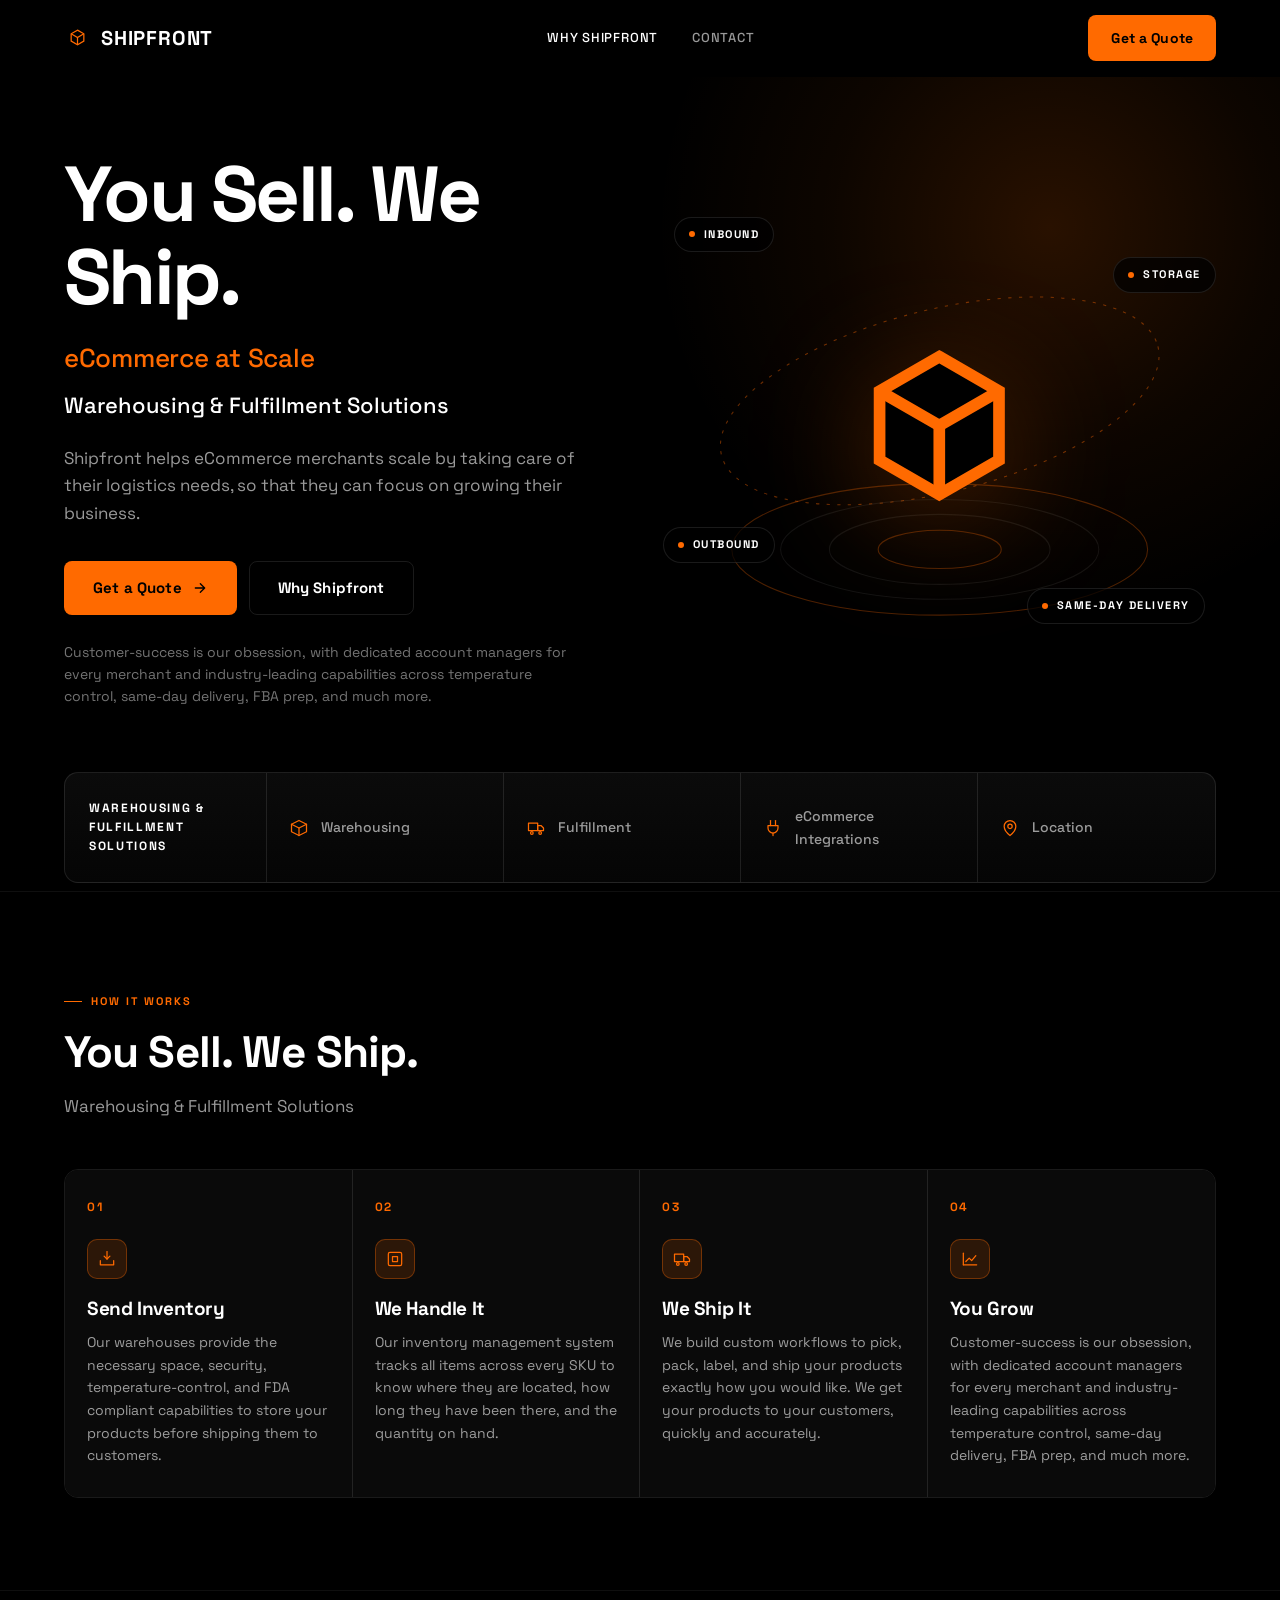
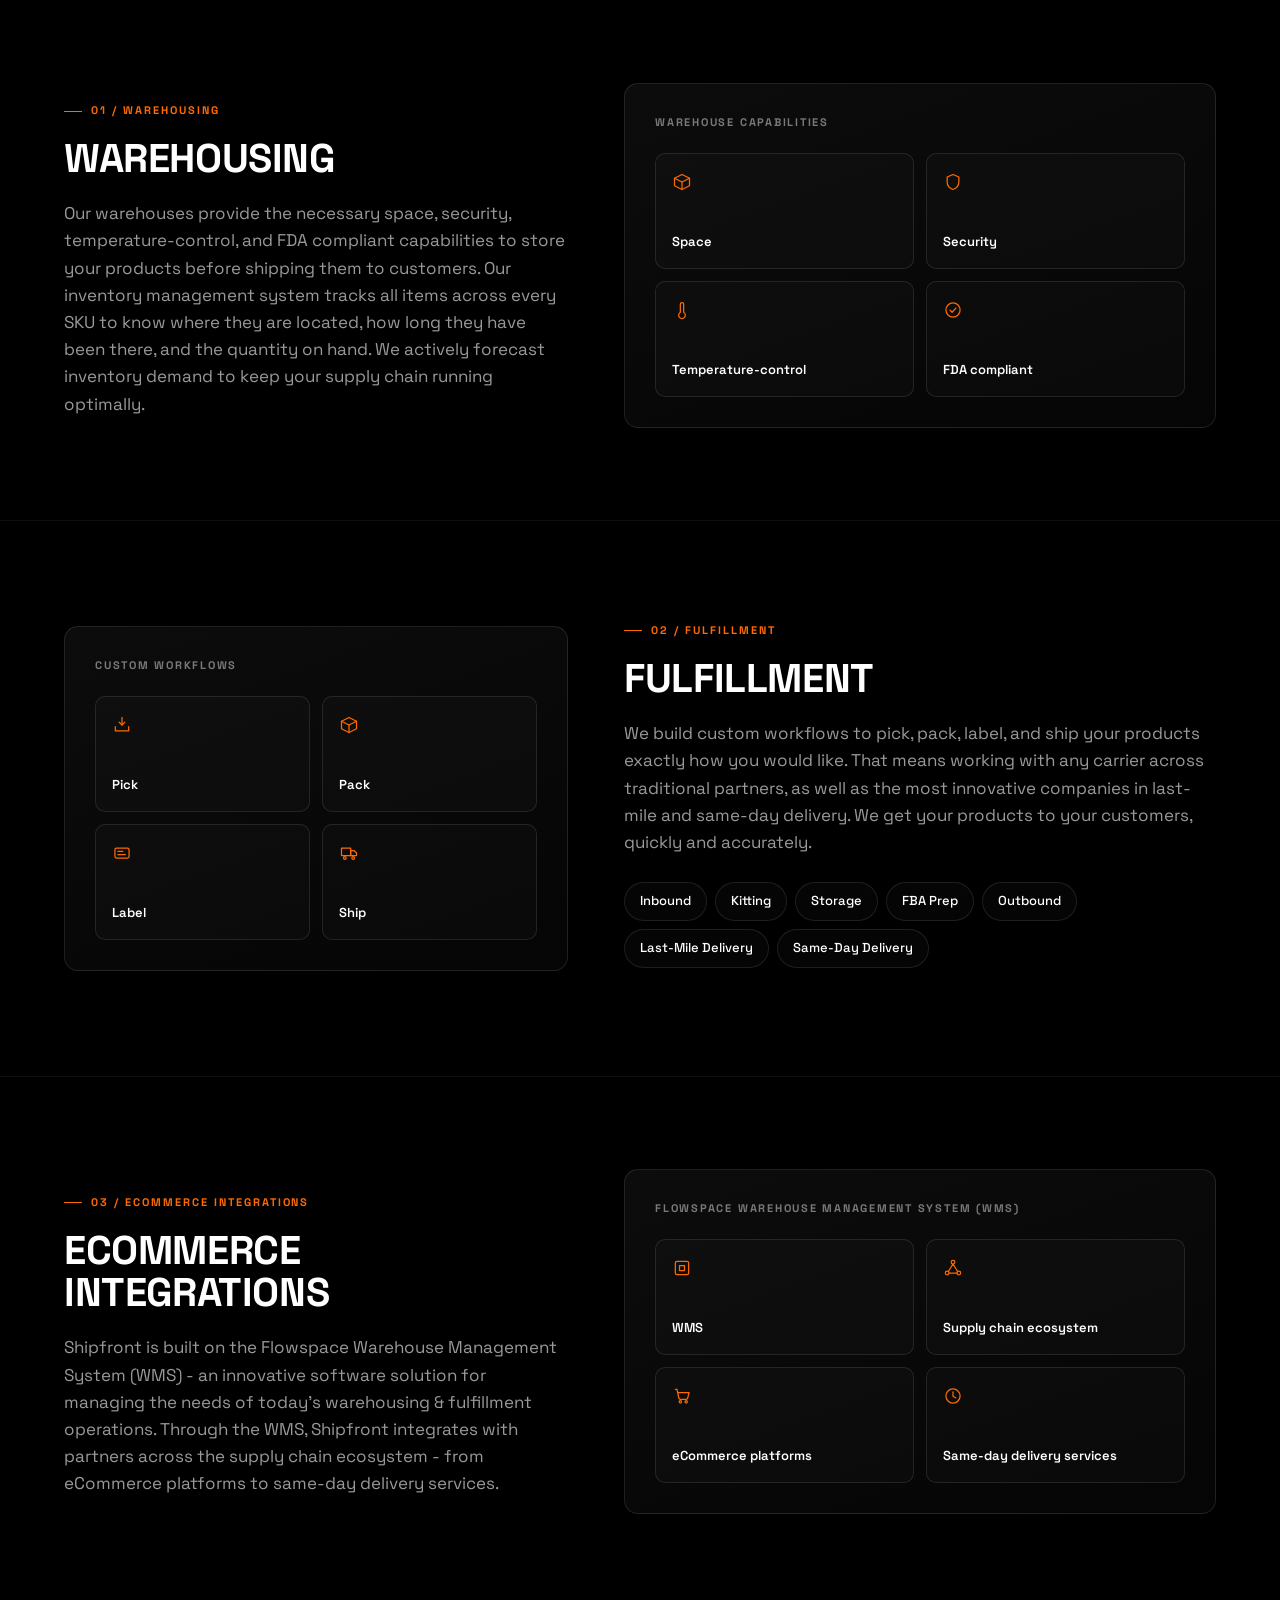
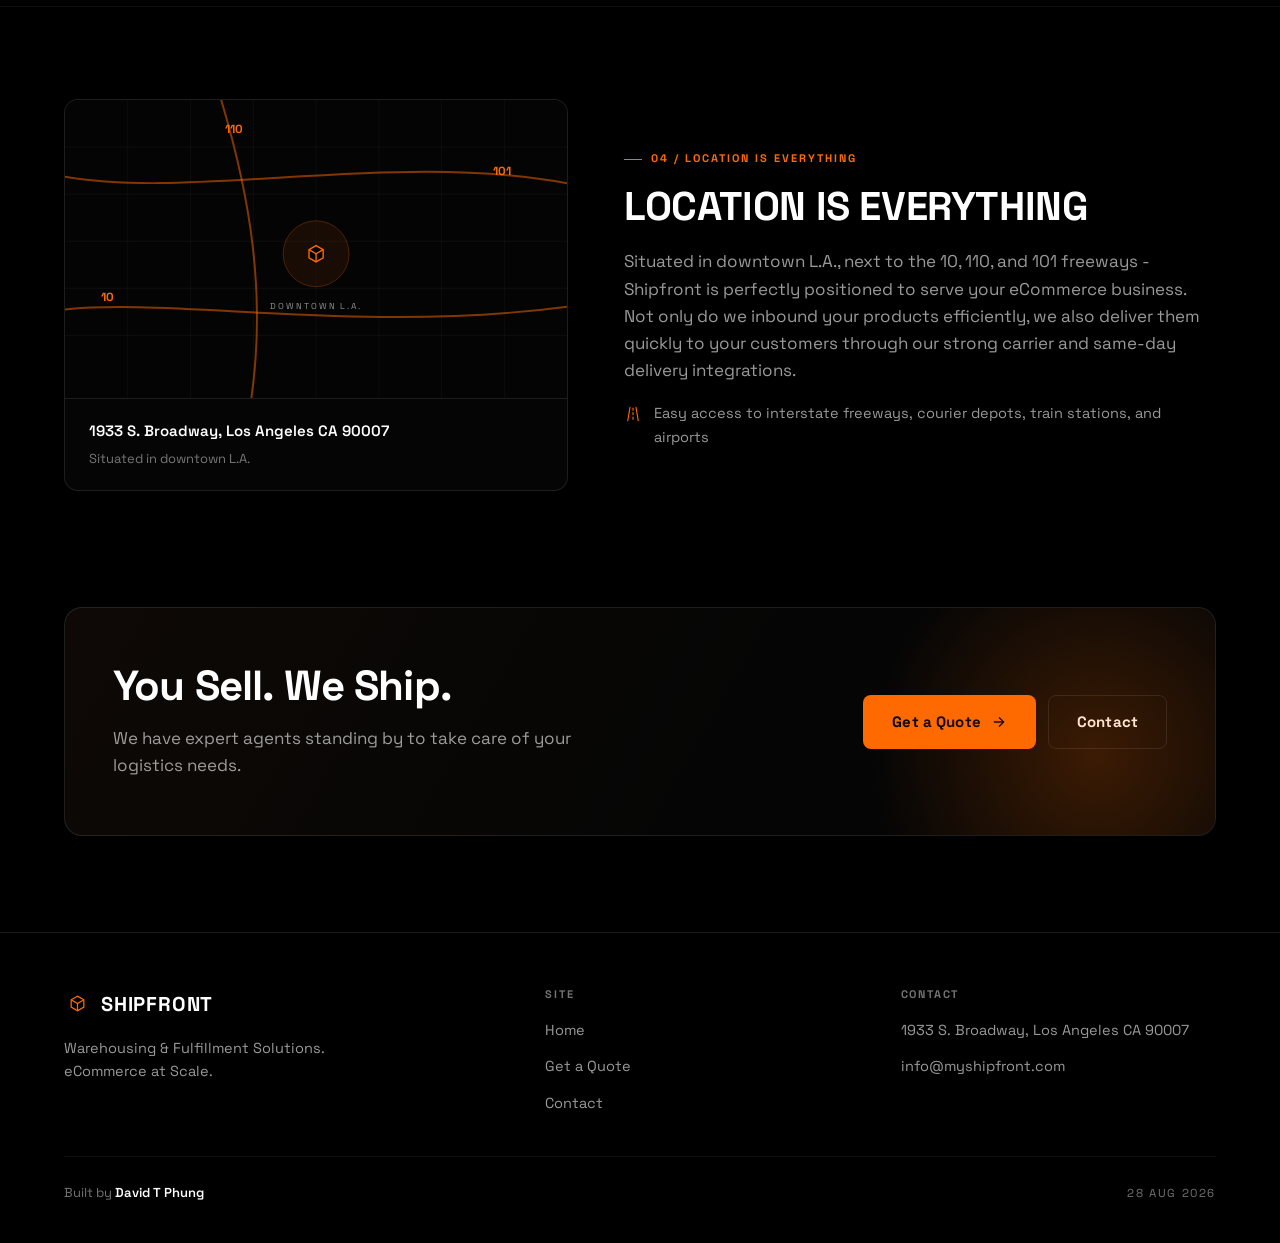
<file: index.html>
<!DOCTYPE html>
<html lang="en">
  <head>
    <meta charset="utf-8" />
    <meta name="viewport" content="width=device-width, initial-scale=1" />
    <title>Shipfront | You Sell. We Ship.</title>
    <meta
      name="description"
      content="Shipfront helps eCommerce merchants scale by taking care of their logistics needs, so that they can focus on growing their business."
    />
    <meta name="theme-color" content="#000000" />
    <link
      rel="icon"
      href="data:image/svg+xml,%3Csvg xmlns='http://www.w3.org/2000/svg' viewBox='0 0 24 26'%3E%3Cg stroke='%23FF6A00' stroke-width='1.1' stroke-linecap='butt' stroke-linejoin='miter' stroke-miterlimit='10'%3E%3Cpath d='M12,6L17.629,9.25L17.629,15.75L12,19L6.371,15.75L6.371,9.25Z' fill='%23000'/%3E%3Cpath d='M6.371,9.25L12,12.5L17.629,9.25' fill='none'/%3E%3Cpath d='M12,12.5L12,19' fill='none'/%3E%3C/g%3E%3C/svg%3E"
    />
    <link rel="preconnect" href="https://fonts.googleapis.com" />
    <link rel="preconnect" href="https://fonts.gstatic.com" crossorigin />
    <link
      href="https://fonts.googleapis.com/css2?family=Space+Grotesk:wght@400;500;600;700&display=swap"
      rel="stylesheet"
    />
    <link rel="stylesheet" href="assets/css/site.css" />
  </head>
  <body>
    <a class="skip-link" href="#main">Skip to content</a>

    <header class="site-header">
      <div class="shell nav">
        <a class="mark" href="index.html" aria-label="Shipfront home">
          <svg
            class="cube"
            width="27"
            height="30"
            viewBox="0 0 24 26"
            aria-hidden="true"
          >
            <path
              class="hex"
              d="M12 6 L17.629 9.25 L17.629 15.75 L12 19 L6.371 15.75 L6.371 9.25 Z"
            />
            <path class="edge" d="M6.371 9.25 L12 12.5 L17.629 9.25" />
            <path class="edge" d="M12 12.5 L12 19" />
          </svg>
          <span class="wordmark">SHIPFRONT</span>
        </a>

        <nav class="nav-links" aria-label="Primary">
          <a href="#why" aria-current="page">Why Shipfront</a>
          <a href="contact.html">Contact</a>
        </nav>

        <div class="nav-actions">
          <button
            class="nav-toggle"
            type="button"
            aria-label="Menu"
            aria-expanded="false"
          >
            <span></span>
          </button>
          <a class="btn btn-primary" href="get-a-quote.html">Get a Quote</a>
        </div>
      </div>
    </header>

    <main id="main">
      <!-- HERO -->
      <section class="hero">
        <div class="shell hero-grid">
          <div>
            <h1>You Sell. We Ship.</h1>
            <p class="hero-sub">eCommerce at Scale</p>
            <p class="hero-lede">Warehousing &amp; Fulfillment Solutions</p>
            <p class="hero-body">
              Shipfront helps eCommerce merchants scale by taking care of their
              logistics needs, so that they can focus on growing their business.
            </p>
            <div class="hero-cta">
              <a class="btn btn-primary btn-lg" href="get-a-quote.html">
                Get a Quote
                <svg class="arw" viewBox="0 0 24 24" fill="none" aria-hidden="true">
                  <path
                    d="M5 12h13M12.5 5.5 19 12l-6.5 6.5"
                    stroke="currentColor"
                    stroke-width="2"
                    stroke-linecap="round"
                    stroke-linejoin="round"
                  />
                </svg>
              </a>
              <a class="btn btn-ghost btn-lg" href="#why">Why Shipfront</a>
            </div>
            <p class="hero-note">
              Customer-success is our obsession, with dedicated account managers
              for every merchant and industry-leading capabilities across
              temperature control, same-day delivery, FBA prep, and much more.
            </p>
          </div>

          <div class="stage" aria-hidden="true">
            <svg class="stage-art" viewBox="0 0 520 480" fill="none">
              <ellipse class="ring" cx="260" cy="352" rx="196" ry="62" />
              <ellipse class="ring ring-faint" cx="260" cy="352" rx="150" ry="47" />
              <ellipse class="ring ring-faint" cx="260" cy="352" rx="104" ry="33" />
              <ellipse class="ring" cx="260" cy="352" rx="58" ry="18" />
              <ellipse
                class="orbit"
                cx="260"
                cy="212"
                rx="212"
                ry="86"
                transform="rotate(-14 260 212)"
              />
            </svg>
            <svg class="cube stage-cube" viewBox="0 0 24 26">
              <path
                class="hex"
                d="M12 6 L17.629 9.25 L17.629 15.75 L12 19 L6.371 15.75 L6.371 9.25 Z"
              />
              <path class="edge" d="M6.371 9.25 L12 12.5 L17.629 9.25" />
              <path class="edge" d="M12 12.5 L12 19" />
            </svg>
            <span class="stage-tag tag-1"><i></i>Inbound</span>
            <span class="stage-tag tag-2"><i></i>Storage</span>
            <span class="stage-tag tag-3"><i></i>Outbound</span>
            <span class="stage-tag tag-4"><i></i>Same-Day Delivery</span>
          </div>
        </div>
      </section>

      <!-- VALUE BAR -->
      <section class="shell" style="padding-bottom: 8px">
        <div class="valuebar reveal">
          <div class="valuebar-label">Warehousing &amp; Fulfillment Solutions</div>
          <a class="valuebar-item" href="#warehousing">
            <svg viewBox="0 0 24 24" aria-hidden="true">
              <path d="M3 7.5 12 3l9 4.5v9L12 21l-9-4.5z" />
              <path d="M3 7.5 12 12l9-4.5" />
              <path d="M12 12v9" />
            </svg>
            Warehousing
          </a>
          <a class="valuebar-item" href="#fulfillment">
            <svg viewBox="0 0 24 24" aria-hidden="true">
              <path d="M3 6h11v9H3z" />
              <path d="M14 9h4l3 3v3h-7z" />
              <circle cx="7" cy="18" r="1.6" />
              <circle cx="17" cy="18" r="1.6" />
            </svg>
            Fulfillment
          </a>
          <a class="valuebar-item" href="#integrations">
            <svg viewBox="0 0 24 24" aria-hidden="true">
              <path d="M9 3v6" />
              <path d="M15 3v6" />
              <path d="M6 9h12v3a6 6 0 0 1-12 0z" />
              <path d="M12 18v3" />
            </svg>
            eCommerce Integrations
          </a>
          <a class="valuebar-item" href="#location">
            <svg viewBox="0 0 24 24" aria-hidden="true">
              <path d="M12 21s7-5.3 7-11a7 7 0 1 0-14 0c0 5.7 7 11 7 11z" />
              <circle cx="12" cy="10" r="2.6" />
            </svg>
            Location
          </a>
        </div>
      </section>

      <!-- HOW IT WORKS -->
      <section class="section" id="why">
        <div class="shell">
          <div class="section-head reveal">
            <span class="eyebrow">How it works</span>
            <h2>You Sell. We Ship.</h2>
            <p>Warehousing &amp; Fulfillment Solutions</p>
          </div>

          <div class="how-steps reveal" style="margin-top: 48px">
            <article class="step">
              <span class="step-rail"></span>
              <div class="step-num">01</div>
              <div class="step-icon">
                <svg viewBox="0 0 24 24" aria-hidden="true">
                  <path d="M12 3v9" />
                  <path d="M8.5 8.5 12 12l3.5-3.5" />
                  <path d="M4 14v5h16v-5" />
                </svg>
              </div>
              <h3>Send Inventory</h3>
              <p>
                Our warehouses provide the necessary space, security,
                temperature-control, and FDA compliant capabilities to store
                your products before shipping them to customers.
              </p>
            </article>

            <article class="step">
              <span class="step-rail"></span>
              <div class="step-num">02</div>
              <div class="step-icon">
                <svg viewBox="0 0 24 24" aria-hidden="true">
                  <rect x="4" y="4" width="16" height="16" rx="2" />
                  <path d="M9 9h6v6H9z" />
                </svg>
              </div>
              <h3>We Handle It</h3>
              <p>
                Our inventory management system tracks all items across every SKU
                to know where they are located, how long they have been there,
                and the quantity on hand.
              </p>
            </article>

            <article class="step">
              <span class="step-rail"></span>
              <div class="step-num">03</div>
              <div class="step-icon">
                <svg viewBox="0 0 24 24" aria-hidden="true">
                  <path d="M3 6h11v9H3z" />
                  <path d="M14 9h4l3 3v3h-7z" />
                  <circle cx="7" cy="18" r="1.6" />
                  <circle cx="17" cy="18" r="1.6" />
                </svg>
              </div>
              <h3>We Ship It</h3>
              <p>
                We build custom workflows to pick, pack, label, and ship your
                products exactly how you would like. We get your products to your
                customers, quickly and accurately.
              </p>
            </article>

            <article class="step">
              <span class="step-rail"></span>
              <div class="step-num">04</div>
              <div class="step-icon">
                <svg viewBox="0 0 24 24" aria-hidden="true">
                  <path d="M4 19V5" />
                  <path d="M4 19h16" />
                  <path d="M7 15l4-4 3 3 5-6" />
                </svg>
              </div>
              <h3>You Grow</h3>
              <p>
                Customer-success is our obsession, with dedicated account managers
                for every merchant and industry-leading capabilities across
                temperature control, same-day delivery, FBA prep, and much more.
              </p>
            </article>
          </div>
        </div>
      </section>

      <!-- WAREHOUSING -->
      <section class="section" id="warehousing">
        <div class="shell cap">
          <div class="cap-copy reveal">
            <span class="eyebrow">01 / Warehousing</span>
            <h2>Warehousing</h2>
            <p>
              Our warehouses provide the necessary space, security,
              temperature-control, and FDA compliant capabilities to store your
              products before shipping them to customers. Our inventory
              management system tracks all items across every SKU to know where
              they are located, how long they have been there, and the quantity
              on hand. We actively forecast inventory demand to keep your supply
              chain running optimally.
            </p>
          </div>

          <div class="panel reveal">
            <div class="panel-title">Warehouse capabilities</div>
            <div class="tiles">
              <div class="tile">
                <svg viewBox="0 0 24 24" aria-hidden="true">
                  <path d="M3 7.5 12 3l9 4.5v9L12 21l-9-4.5z" />
                  <path d="M3 7.5 12 12l9-4.5" />
                  <path d="M12 12v9" />
                </svg>
                <span>Space</span>
              </div>
              <div class="tile">
                <svg viewBox="0 0 24 24" aria-hidden="true">
                  <path d="M12 3l7 3v6c0 4.4-3 7.6-7 9-4-1.4-7-4.6-7-9V6z" />
                </svg>
                <span>Security</span>
              </div>
              <div class="tile">
                <svg viewBox="0 0 24 24" aria-hidden="true">
                  <path d="M14 14.8V5a2 2 0 1 0-4 0v9.8a4 4 0 1 0 4 0z" />
                </svg>
                <span>Temperature-control</span>
              </div>
              <div class="tile">
                <svg viewBox="0 0 24 24" aria-hidden="true">
                  <circle cx="12" cy="12" r="8.5" />
                  <path d="M8.5 12.3l2.4 2.4 4.6-5" />
                </svg>
                <span>FDA compliant</span>
              </div>
            </div>
          </div>
        </div>
      </section>

      <!-- FULFILLMENT -->
      <section class="section" id="fulfillment">
        <div class="shell cap cap-flip">
          <div class="cap-copy reveal">
            <span class="eyebrow">02 / Fulfillment</span>
            <h2>Fulfillment</h2>
            <p>
              We build custom workflows to pick, pack, label, and ship your
              products exactly how you would like. That means working with any
              carrier across traditional partners, as well as the most innovative
              companies in last-mile and same-day delivery. We get your products
              to your customers, quickly and accurately.
            </p>
            <ul class="chips">
              <li>Inbound</li>
              <li>Kitting</li>
              <li>Storage</li>
              <li>FBA Prep</li>
              <li>Outbound</li>
              <li>Last-Mile Delivery</li>
              <li>Same-Day Delivery</li>
            </ul>
          </div>

          <div class="panel reveal">
            <div class="panel-title">Custom workflows</div>
            <div class="tiles">
              <div class="tile">
                <svg viewBox="0 0 24 24" aria-hidden="true">
                  <path d="M12 3v9" />
                  <path d="M8.5 8.5 12 12l3.5-3.5" />
                  <path d="M4 14v5h16v-5" />
                </svg>
                <span>Pick</span>
              </div>
              <div class="tile">
                <svg viewBox="0 0 24 24" aria-hidden="true">
                  <path d="M3 7.5 12 3l9 4.5v9L12 21l-9-4.5z" />
                  <path d="M3 7.5 12 12l9-4.5" />
                  <path d="M12 12v9" />
                </svg>
                <span>Pack</span>
              </div>
              <div class="tile">
                <svg viewBox="0 0 24 24" aria-hidden="true">
                  <rect x="3.5" y="6" width="17" height="12" rx="2" />
                  <path d="M7 10h6M7 14h9" />
                </svg>
                <span>Label</span>
              </div>
              <div class="tile">
                <svg viewBox="0 0 24 24" aria-hidden="true">
                  <path d="M3 6h11v9H3z" />
                  <path d="M14 9h4l3 3v3h-7z" />
                  <circle cx="7" cy="18" r="1.6" />
                  <circle cx="17" cy="18" r="1.6" />
                </svg>
                <span>Ship</span>
              </div>
            </div>
          </div>
        </div>
      </section>

      <!-- ECOMMERCE INTEGRATIONS -->
      <section class="section" id="integrations">
        <div class="shell cap">
          <div class="cap-copy reveal">
            <span class="eyebrow">03 / eCommerce Integrations</span>
            <h2>eCommerce Integrations</h2>
            <p>
              Shipfront is built on the Flowspace Warehouse Management System
              (WMS) - an innovative software solution for managing the needs of
              today&rsquo;s warehousing &amp; fulfillment operations. Through the
              WMS, Shipfront integrates with partners across the supply chain
              ecosystem - from eCommerce platforms to same-day delivery services.
            </p>
          </div>

          <div class="panel reveal">
            <div class="panel-title">Flowspace Warehouse Management System (WMS)</div>
            <div class="tiles">
              <div class="tile">
                <svg viewBox="0 0 24 24" aria-hidden="true">
                  <rect x="4" y="4" width="16" height="16" rx="2" />
                  <path d="M9 9h6v6H9z" />
                </svg>
                <span>WMS</span>
              </div>
              <div class="tile">
                <svg viewBox="0 0 24 24" aria-hidden="true">
                  <circle cx="12" cy="5" r="2.2" />
                  <circle cx="5" cy="18" r="2.2" />
                  <circle cx="19" cy="18" r="2.2" />
                  <path d="M12 7.2 6.4 16.2M12 7.2l5.6 9M7.2 18h9.6" />
                </svg>
                <span>Supply chain ecosystem</span>
              </div>
              <div class="tile">
                <svg viewBox="0 0 24 24" aria-hidden="true">
                  <path
                    d="M4 4h2l2.2 10.4a2 2 0 0 0 2 1.6h6.6a2 2 0 0 0 2-1.55L20.5 8H7"
                  />
                  <circle cx="10" cy="19" r="1.4" />
                  <circle cx="17" cy="19" r="1.4" />
                </svg>
                <span>eCommerce platforms</span>
              </div>
              <div class="tile">
                <svg viewBox="0 0 24 24" aria-hidden="true">
                  <circle cx="12" cy="12" r="8.5" />
                  <path d="M12 7v5.3l3.4 2" />
                </svg>
                <span>Same-day delivery services</span>
              </div>
            </div>
          </div>
        </div>
      </section>

      <!-- LOCATION -->
      <section class="section" id="location">
        <div class="shell cap cap-flip">
          <div class="cap-copy reveal">
            <span class="eyebrow">04 / Location is everything</span>
            <h2>Location is everything</h2>
            <p>
              Situated in downtown L.A., next to the 10, 110, and 101 freeways -
              Shipfront is perfectly positioned to serve your eCommerce business.
              Not only do we inbound your products efficiently, we also deliver
              them quickly to your customers through our strong carrier and
              same-day delivery integrations.
            </p>
            <ul class="aside-list">
              <li>
                <svg viewBox="0 0 24 24" aria-hidden="true">
                  <path d="M8 3 5 21M16 3l3 18" />
                  <path d="M12 4v3M12 10v3M12 16v3" />
                </svg>
                <span>
                  Easy access to interstate freeways, courier depots, train
                  stations, and airports
                </span>
              </li>
            </ul>
          </div>

          <div class="map reveal">
            <svg viewBox="0 0 640 380" fill="none" role="img" aria-label="Map of downtown Los Angeles showing the 10, 110, and 101 freeways">
              <rect width="640" height="380" fill="#040404" />
              <g stroke="rgba(255,255,255,0.05)" stroke-width="1">
                <path d="M0 60h640M0 120h640M0 180h640M0 240h640M0 300h640" />
                <path d="M80 0v380M160 0v380M240 0v380M320 0v380M400 0v380M480 0v380M560 0v380" />
              </g>
              <g
                stroke="rgba(255,106,0,0.5)"
                stroke-width="2.5"
                stroke-linecap="round"
              >
                <path d="M-10 268 C 140 250, 380 300, 650 262" />
                <path d="M196 -10 C 236 120, 258 250, 236 390" />
                <path d="M-10 96 C 160 130, 420 62, 650 108" />
              </g>
              <g
                fill="#ff6a00"
                font-family="Space Grotesk, sans-serif"
                font-size="15"
                font-weight="700"
              >
                <text x="46" y="256">10</text>
                <text x="204" y="42">110</text>
                <text x="546" y="96">101</text>
              </g>
              <circle cx="320" cy="196" r="42" fill="rgba(255,106,0,0.08)" />
              <circle
                cx="320"
                cy="196"
                r="42"
                stroke="rgba(255,106,0,0.35)"
                stroke-width="1"
              />
              <g class="cube" transform="translate(300.8,176) scale(1.6)">
                <path
                  class="hex"
                  d="M12 6 L17.629 9.25 L17.629 15.75 L12 19 L6.371 15.75 L6.371 9.25 Z"
                />
                <path class="edge" d="M6.371 9.25 L12 12.5 L17.629 9.25" />
                <path class="edge" d="M12 12.5 L12 19" />
              </g>
              <text
                x="320"
                y="266"
                fill="rgba(255,255,255,0.55)"
                font-family="Space Grotesk, sans-serif"
                font-size="11"
                letter-spacing="2.4"
                text-anchor="middle"
              >
                DOWNTOWN L.A.
              </text>
            </svg>
            <div class="map-foot">
              <span class="addr">1933 S. Broadway, Los Angeles CA 90007</span>
              <span class="sub">Situated in downtown L.A.</span>
            </div>
          </div>
        </div>
      </section>

      <!-- CLOSING CTA -->
      <section class="shell" style="padding-top: 24px">
        <div class="cta reveal">
          <div>
            <h2>You Sell. We Ship.</h2>
            <p>
              We have expert agents standing by to take care of your logistics
              needs.
            </p>
          </div>
          <div class="cta-actions">
            <a class="btn btn-primary btn-lg" href="get-a-quote.html">
              Get a Quote
              <svg class="arw" viewBox="0 0 24 24" fill="none" aria-hidden="true">
                <path
                  d="M5 12h13M12.5 5.5 19 12l-6.5 6.5"
                  stroke="currentColor"
                  stroke-width="2"
                  stroke-linecap="round"
                  stroke-linejoin="round"
                />
              </svg>
            </a>
            <a class="btn btn-ghost btn-lg" href="contact.html">Contact</a>
          </div>
        </div>
      </section>
    </main>

    <footer class="site-footer">
      <div class="shell">
        <div class="footer-top">
          <div>
            <a class="mark" href="index.html" aria-label="Shipfront home">
              <svg
                class="cube"
                width="27"
                height="30"
                viewBox="0 0 24 26"
                aria-hidden="true"
              >
                <path
                  class="hex"
                  d="M12 6 L17.629 9.25 L17.629 15.75 L12 19 L6.371 15.75 L6.371 9.25 Z"
                />
                <path class="edge" d="M6.371 9.25 L12 12.5 L17.629 9.25" />
                <path class="edge" d="M12 12.5 L12 19" />
              </svg>
              <span class="wordmark">SHIPFRONT</span>
            </a>
            <p>
              Warehousing &amp; Fulfillment Solutions. eCommerce at Scale.
            </p>
          </div>

          <div class="footer-col">
            <h4>Site</h4>
            <ul>
              <li><a href="index.html">Home</a></li>
              <li><a href="get-a-quote.html">Get a Quote</a></li>
              <li><a href="contact.html">Contact</a></li>
            </ul>
          </div>

          <div class="footer-col">
            <h4>Contact</h4>
            <ul>
              <li><span>1933 S. Broadway, Los Angeles CA 90007</span></li>
              <li>
                <a href="mailto:info@myshipfront.com">info@myshipfront.com</a>
              </li>
            </ul>
          </div>
        </div>

        <div class="footer-bottom">
          <span class="built">Built by <b>David T Phung</b></span>
          <span class="stamp">28 AUG 2026</span>
        </div>
      </div>
    </footer>

    <script src="assets/js/site.js"></script>
  </body>
</html>
</file>
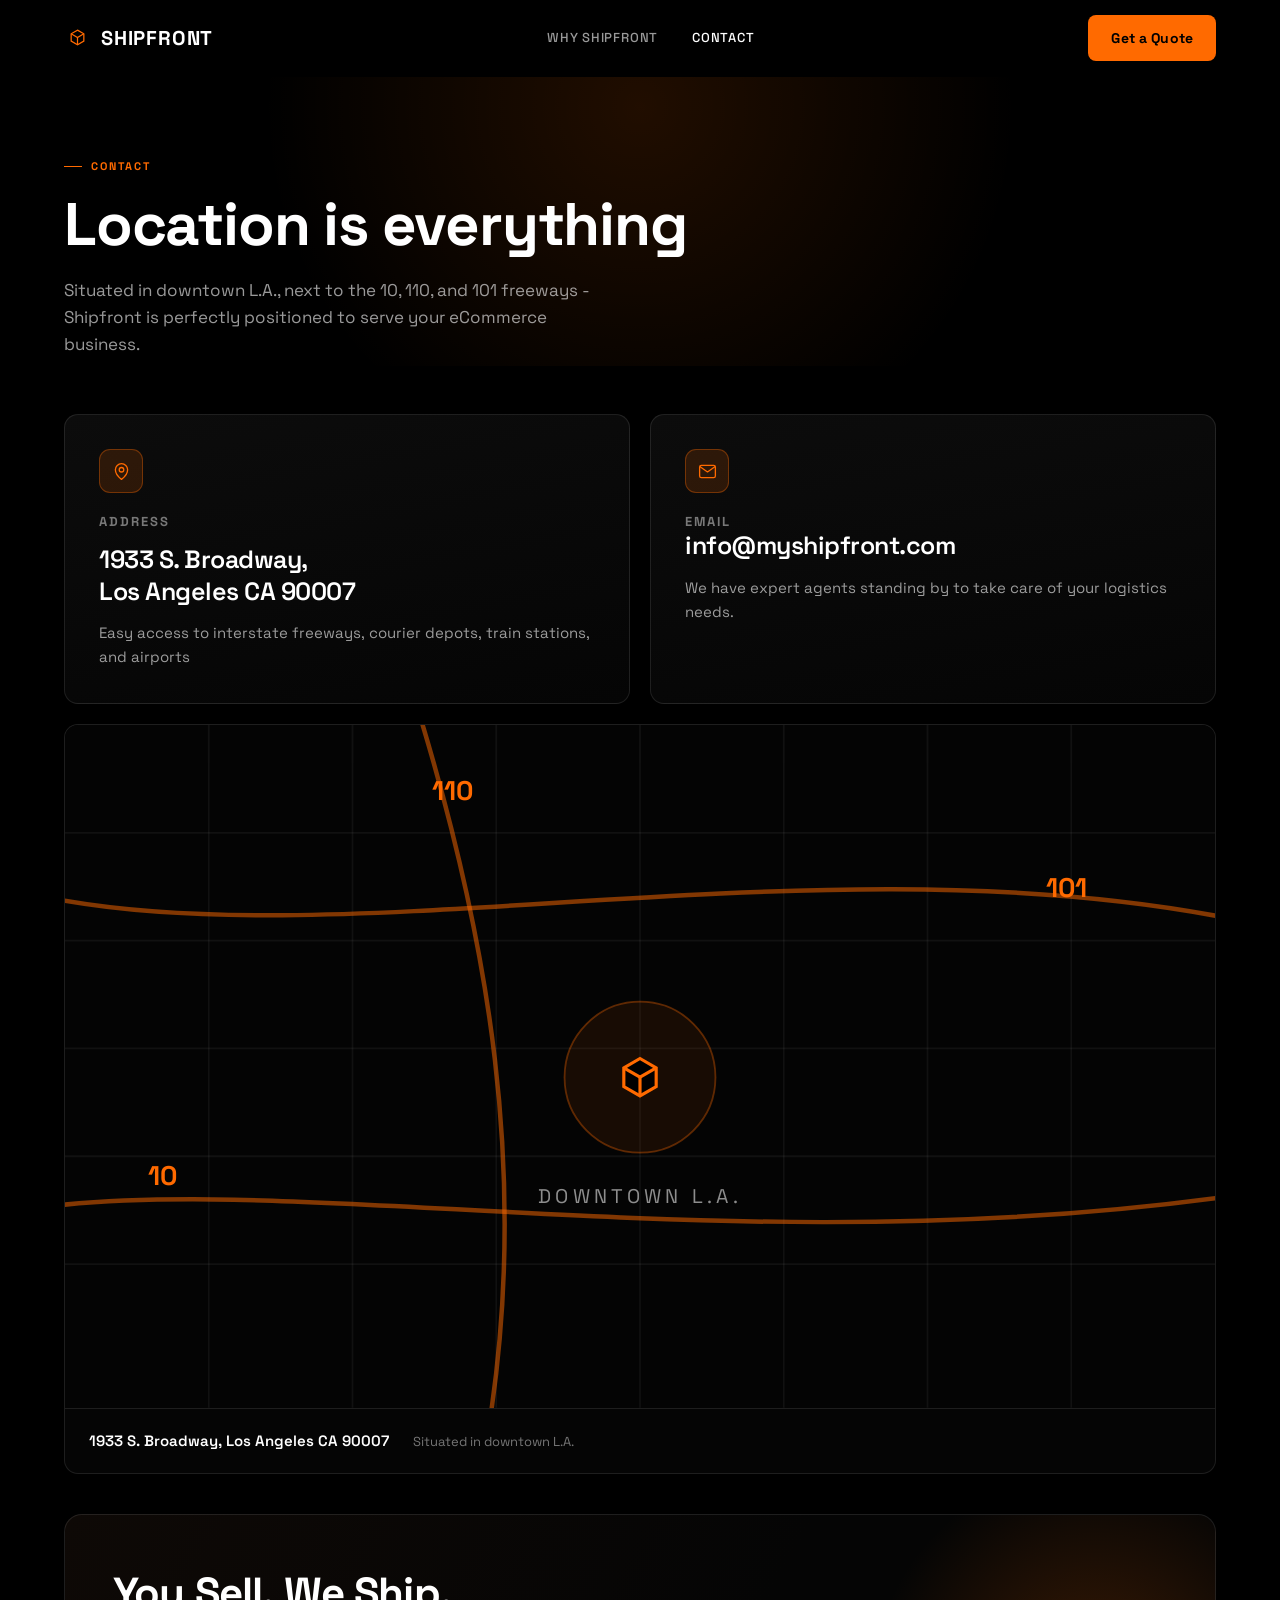
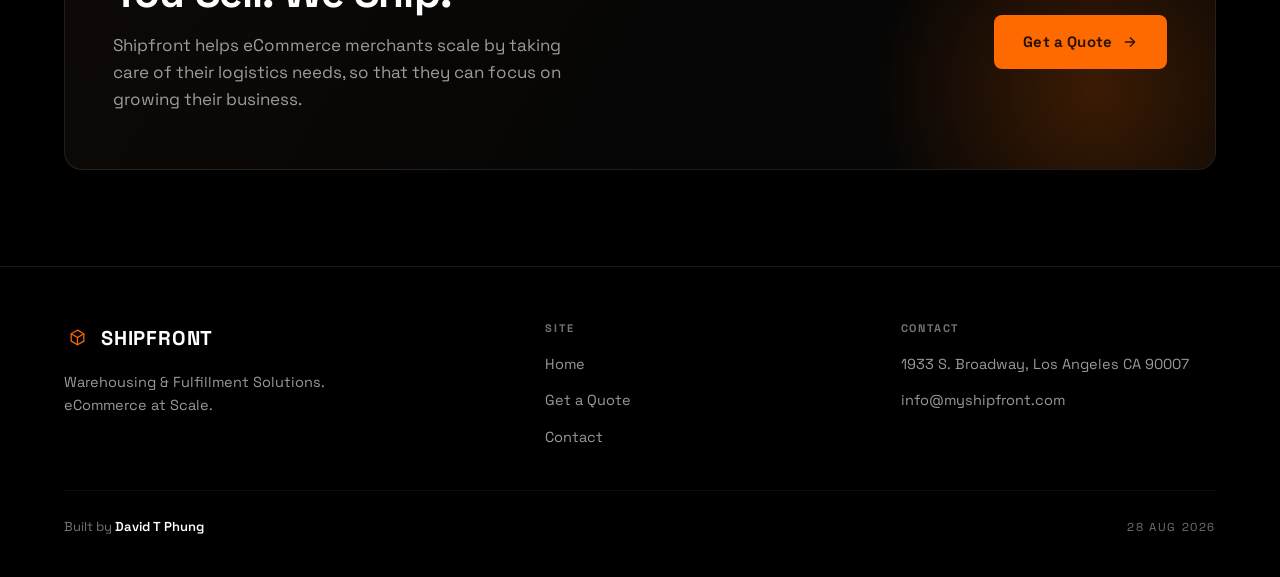
<file: contact.html>
<!DOCTYPE html>
<html lang="en">
  <head>
    <meta charset="utf-8" />
    <meta name="viewport" content="width=device-width, initial-scale=1" />
    <title>Contact | Shipfront</title>
    <meta
      name="description"
      content="Shipfront. 1933 S. Broadway, Los Angeles CA 90007. info@myshipfront.com"
    />
    <meta name="theme-color" content="#000000" />
    <link
      rel="icon"
      href="data:image/svg+xml,%3Csvg xmlns='http://www.w3.org/2000/svg' viewBox='0 0 24 26'%3E%3Cg stroke='%23FF6A00' stroke-width='1.1' stroke-linecap='butt' stroke-linejoin='miter' stroke-miterlimit='10'%3E%3Cpath d='M12,6L17.629,9.25L17.629,15.75L12,19L6.371,15.75L6.371,9.25Z' fill='%23000'/%3E%3Cpath d='M6.371,9.25L12,12.5L17.629,9.25' fill='none'/%3E%3Cpath d='M12,12.5L12,19' fill='none'/%3E%3C/g%3E%3C/svg%3E"
    />
    <link rel="preconnect" href="https://fonts.googleapis.com" />
    <link rel="preconnect" href="https://fonts.gstatic.com" crossorigin />
    <link
      href="https://fonts.googleapis.com/css2?family=Space+Grotesk:wght@400;500;600;700&display=swap"
      rel="stylesheet"
    />
    <link rel="stylesheet" href="assets/css/site.css" />
  </head>
  <body>
    <a class="skip-link" href="#main">Skip to content</a>

    <header class="site-header">
      <div class="shell nav">
        <a class="mark" href="index.html" aria-label="Shipfront home">
          <svg
            class="cube"
            width="27"
            height="30"
            viewBox="0 0 24 26"
            aria-hidden="true"
          >
            <path
              class="hex"
              d="M12 6 L17.629 9.25 L17.629 15.75 L12 19 L6.371 15.75 L6.371 9.25 Z"
            />
            <path class="edge" d="M6.371 9.25 L12 12.5 L17.629 9.25" />
            <path class="edge" d="M12 12.5 L12 19" />
          </svg>
          <span class="wordmark">SHIPFRONT</span>
        </a>

        <nav class="nav-links" aria-label="Primary">
          <a href="index.html#why">Why Shipfront</a>
          <a href="contact.html" aria-current="page">Contact</a>
        </nav>

        <div class="nav-actions">
          <button
            class="nav-toggle"
            type="button"
            aria-label="Menu"
            aria-expanded="false"
          >
            <span></span>
          </button>
          <a class="btn btn-primary" href="get-a-quote.html">Get a Quote</a>
        </div>
      </div>
    </header>

    <main id="main">
      <section class="page-hero">
        <div class="shell">
          <span class="eyebrow">Contact</span>
          <h1>Location is everything</h1>
          <p>
            Situated in downtown L.A., next to the 10, 110, and 101 freeways -
            Shipfront is perfectly positioned to serve your eCommerce business.
          </p>
        </div>
      </section>

      <section class="shell">
        <div class="contact-grid">
          <div class="contact-card reveal">
            <div class="ico">
              <svg viewBox="0 0 24 24" aria-hidden="true">
                <path d="M12 21s7-5.3 7-11a7 7 0 1 0-14 0c0 5.7 7 11 7 11z" />
                <circle cx="12" cy="10" r="2.6" />
              </svg>
            </div>
            <h2>Address</h2>
            <p class="big">1933 S. Broadway,<br />Los Angeles CA 90007</p>
            <p class="note">
              Easy access to interstate freeways, courier depots, train stations,
              and airports
            </p>
          </div>

          <div class="contact-card reveal">
            <div class="ico">
              <svg viewBox="0 0 24 24" aria-hidden="true">
                <rect x="3" y="5" width="18" height="14" rx="2" />
                <path d="m3.6 6.5 8.4 6 8.4-6" />
              </svg>
            </div>
            <h2>Email</h2>
            <a class="big" href="mailto:info@myshipfront.com"
              >info@myshipfront.com</a
            >
            <p class="note">
              We have expert agents standing by to take care of your logistics
              needs.
            </p>
          </div>
        </div>
      </section>

      <section class="shell" style="padding-top: 20px">
        <div class="map reveal">
          <svg
            viewBox="0 0 640 380"
            fill="none"
            role="img"
            aria-label="Map of downtown Los Angeles showing the 10, 110, and 101 freeways"
          >
            <rect width="640" height="380" fill="#040404" />
            <g stroke="rgba(255,255,255,0.05)" stroke-width="1">
              <path d="M0 60h640M0 120h640M0 180h640M0 240h640M0 300h640" />
              <path
                d="M80 0v380M160 0v380M240 0v380M320 0v380M400 0v380M480 0v380M560 0v380"
              />
            </g>
            <g
              stroke="rgba(255,106,0,0.5)"
              stroke-width="2.5"
              stroke-linecap="round"
            >
              <path d="M-10 268 C 140 250, 380 300, 650 262" />
              <path d="M196 -10 C 236 120, 258 250, 236 390" />
              <path d="M-10 96 C 160 130, 420 62, 650 108" />
            </g>
            <g
              fill="#ff6a00"
              font-family="Space Grotesk, sans-serif"
              font-size="15"
              font-weight="700"
            >
              <text x="46" y="256">10</text>
              <text x="204" y="42">110</text>
              <text x="546" y="96">101</text>
            </g>
            <circle cx="320" cy="196" r="42" fill="rgba(255,106,0,0.08)" />
            <circle
              cx="320"
              cy="196"
              r="42"
              stroke="rgba(255,106,0,0.35)"
              stroke-width="1"
            />
            <g class="cube" transform="translate(300.8,176) scale(1.6)">
              <path
                class="hex"
                d="M12 6 L17.629 9.25 L17.629 15.75 L12 19 L6.371 15.75 L6.371 9.25 Z"
              />
              <path class="edge" d="M6.371 9.25 L12 12.5 L17.629 9.25" />
              <path class="edge" d="M12 12.5 L12 19" />
            </g>
            <text
              x="320"
              y="266"
              fill="rgba(255,255,255,0.55)"
              font-family="Space Grotesk, sans-serif"
              font-size="11"
              letter-spacing="2.4"
              text-anchor="middle"
            >
              DOWNTOWN L.A.
            </text>
          </svg>
          <div class="map-foot">
            <span class="addr">1933 S. Broadway, Los Angeles CA 90007</span>
            <span class="sub">Situated in downtown L.A.</span>
          </div>
        </div>
      </section>

      <section class="shell" style="padding-top: 40px">
        <div class="cta reveal">
          <div>
            <h2>You Sell. We Ship.</h2>
            <p>
              Shipfront helps eCommerce merchants scale by taking care of their
              logistics needs, so that they can focus on growing their business.
            </p>
          </div>
          <div class="cta-actions">
            <a class="btn btn-primary btn-lg" href="get-a-quote.html">
              Get a Quote
              <svg class="arw" viewBox="0 0 24 24" fill="none" aria-hidden="true">
                <path
                  d="M5 12h13M12.5 5.5 19 12l-6.5 6.5"
                  stroke="currentColor"
                  stroke-width="2"
                  stroke-linecap="round"
                  stroke-linejoin="round"
                />
              </svg>
            </a>
          </div>
        </div>
      </section>
    </main>

    <footer class="site-footer">
      <div class="shell">
        <div class="footer-top">
          <div>
            <a class="mark" href="index.html" aria-label="Shipfront home">
              <svg
                class="cube"
                width="27"
                height="30"
                viewBox="0 0 24 26"
                aria-hidden="true"
              >
                <path
                  class="hex"
                  d="M12 6 L17.629 9.25 L17.629 15.75 L12 19 L6.371 15.75 L6.371 9.25 Z"
                />
                <path class="edge" d="M6.371 9.25 L12 12.5 L17.629 9.25" />
                <path class="edge" d="M12 12.5 L12 19" />
              </svg>
              <span class="wordmark">SHIPFRONT</span>
            </a>
            <p>Warehousing &amp; Fulfillment Solutions. eCommerce at Scale.</p>
          </div>

          <div class="footer-col">
            <h4>Site</h4>
            <ul>
              <li><a href="index.html">Home</a></li>
              <li><a href="get-a-quote.html">Get a Quote</a></li>
              <li><a href="contact.html">Contact</a></li>
            </ul>
          </div>

          <div class="footer-col">
            <h4>Contact</h4>
            <ul>
              <li><span>1933 S. Broadway, Los Angeles CA 90007</span></li>
              <li>
                <a href="mailto:info@myshipfront.com">info@myshipfront.com</a>
              </li>
            </ul>
          </div>
        </div>

        <div class="footer-bottom">
          <span class="built">Built by <b>David T Phung</b></span>
          <span class="stamp">28 AUG 2026</span>
        </div>
      </div>
    </footer>

    <script src="assets/js/site.js"></script>
  </body>
</html>
</file>
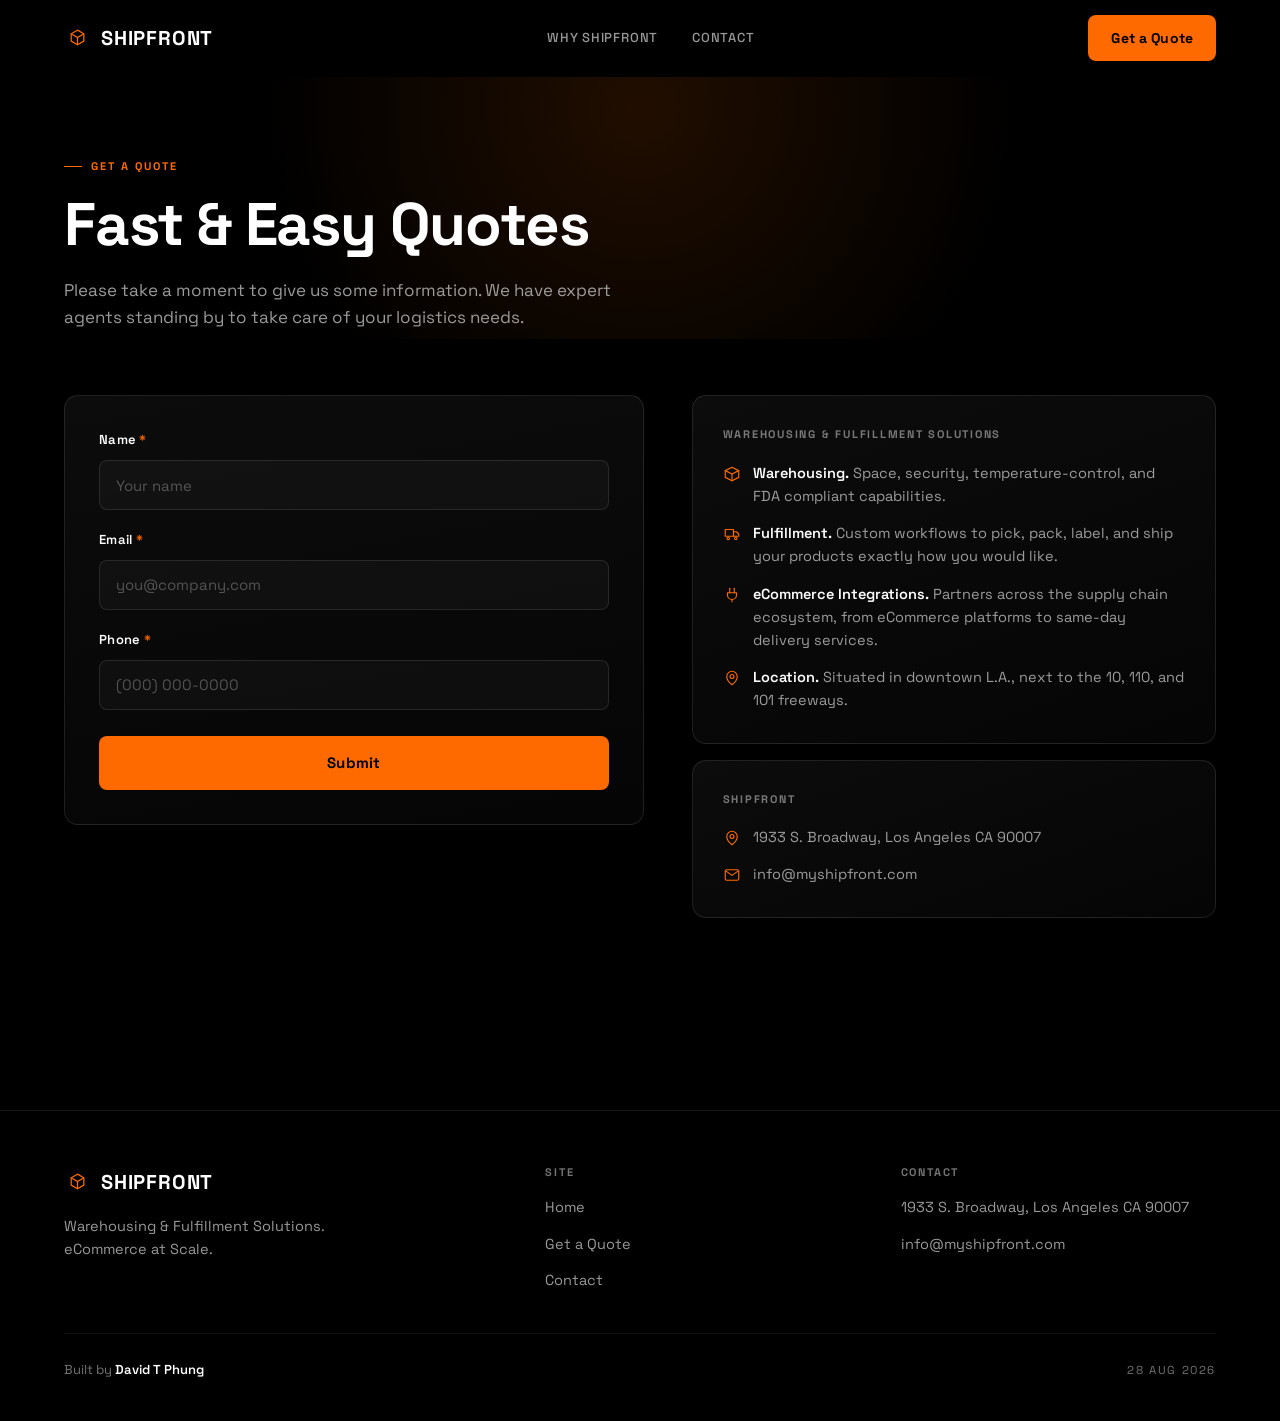
<file: get-a-quote.html>
<!DOCTYPE html>
<html lang="en">
  <head>
    <meta charset="utf-8" />
    <meta name="viewport" content="width=device-width, initial-scale=1" />
    <title>Get a Quote | Shipfront</title>
    <meta
      name="description"
      content="Fast &amp; Easy Quotes. We have expert agents standing by to take care of your logistics needs."
    />
    <meta name="theme-color" content="#000000" />
    <link
      rel="icon"
      href="data:image/svg+xml,%3Csvg xmlns='http://www.w3.org/2000/svg' viewBox='0 0 24 26'%3E%3Cg stroke='%23FF6A00' stroke-width='1.1' stroke-linecap='butt' stroke-linejoin='miter' stroke-miterlimit='10'%3E%3Cpath d='M12,6L17.629,9.25L17.629,15.75L12,19L6.371,15.75L6.371,9.25Z' fill='%23000'/%3E%3Cpath d='M6.371,9.25L12,12.5L17.629,9.25' fill='none'/%3E%3Cpath d='M12,12.5L12,19' fill='none'/%3E%3C/g%3E%3C/svg%3E"
    />
    <link rel="preconnect" href="https://fonts.googleapis.com" />
    <link rel="preconnect" href="https://fonts.gstatic.com" crossorigin />
    <link
      href="https://fonts.googleapis.com/css2?family=Space+Grotesk:wght@400;500;600;700&display=swap"
      rel="stylesheet"
    />
    <link rel="stylesheet" href="assets/css/site.css" />
  </head>
  <body>
    <a class="skip-link" href="#main">Skip to content</a>

    <header class="site-header">
      <div class="shell nav">
        <a class="mark" href="index.html" aria-label="Shipfront home">
          <svg
            class="cube"
            width="27"
            height="30"
            viewBox="0 0 24 26"
            aria-hidden="true"
          >
            <path
              class="hex"
              d="M12 6 L17.629 9.25 L17.629 15.75 L12 19 L6.371 15.75 L6.371 9.25 Z"
            />
            <path class="edge" d="M6.371 9.25 L12 12.5 L17.629 9.25" />
            <path class="edge" d="M12 12.5 L12 19" />
          </svg>
          <span class="wordmark">SHIPFRONT</span>
        </a>

        <nav class="nav-links" aria-label="Primary">
          <a href="index.html#why">Why Shipfront</a>
          <a href="contact.html">Contact</a>
        </nav>

        <div class="nav-actions">
          <button
            class="nav-toggle"
            type="button"
            aria-label="Menu"
            aria-expanded="false"
          >
            <span></span>
          </button>
          <a class="btn btn-primary" href="get-a-quote.html" aria-current="page">
            Get a Quote
          </a>
        </div>
      </div>
    </header>

    <main id="main">
      <section class="page-hero">
        <div class="shell">
          <span class="eyebrow">Get a Quote</span>
          <h1>Fast &amp; Easy Quotes</h1>
          <p>
            Please take a moment to give us some information. We have expert
            agents standing by to take care of your logistics needs.
          </p>
        </div>
      </section>

      <section class="shell">
        <div class="form-grid">
          <div class="form-card reveal">
            <form data-quote-form novalidate>
              <div class="field">
                <label for="name">Name <span class="req">*</span></label>
                <input
                  id="name"
                  name="name"
                  type="text"
                  autocomplete="name"
                  placeholder="Your name"
                  required
                />
                <p class="err" role="alert"></p>
              </div>

              <div class="field">
                <label for="email">Email <span class="req">*</span></label>
                <input
                  id="email"
                  name="email"
                  type="email"
                  autocomplete="email"
                  placeholder="you@company.com"
                  required
                />
                <p class="err" role="alert"></p>
              </div>

              <div class="field">
                <label for="phone">Phone <span class="req">*</span></label>
                <input
                  id="phone"
                  name="phone"
                  type="tel"
                  autocomplete="tel"
                  placeholder="(000) 000-0000"
                  required
                />
                <p class="err" role="alert"></p>
              </div>

              <button class="btn btn-primary btn-lg" type="submit">Submit</button>
            </form>

            <div class="form-done" data-quote-done>
              <div class="tick">
                <svg viewBox="0 0 24 24" aria-hidden="true">
                  <path d="M4 12.5 9.5 18 20 6.5" />
                </svg>
              </div>
              <h3>Thank you, <span data-done-name></span>.</h3>
              <p>
                Your details are on their way to
                <a href="mailto:info@myshipfront.com">info@myshipfront.com</a>.
              </p>
            </div>
          </div>

          <aside class="form-aside reveal">
            <div class="panel">
              <div class="panel-title">Warehousing &amp; Fulfillment Solutions</div>
              <ul class="aside-list">
                <li>
                  <svg viewBox="0 0 24 24" aria-hidden="true">
                    <path d="M3 7.5 12 3l9 4.5v9L12 21l-9-4.5z" />
                    <path d="M3 7.5 12 12l9-4.5" />
                    <path d="M12 12v9" />
                  </svg>
                  <span>
                    <b>Warehousing.</b> Space, security, temperature-control, and
                    FDA compliant capabilities.
                  </span>
                </li>
                <li>
                  <svg viewBox="0 0 24 24" aria-hidden="true">
                    <path d="M3 6h11v9H3z" />
                    <path d="M14 9h4l3 3v3h-7z" />
                    <circle cx="7" cy="18" r="1.6" />
                    <circle cx="17" cy="18" r="1.6" />
                  </svg>
                  <span>
                    <b>Fulfillment.</b> Custom workflows to pick, pack, label, and
                    ship your products exactly how you would like.
                  </span>
                </li>
                <li>
                  <svg viewBox="0 0 24 24" aria-hidden="true">
                    <path d="M9 3v6" />
                    <path d="M15 3v6" />
                    <path d="M6 9h12v3a6 6 0 0 1-12 0z" />
                    <path d="M12 18v3" />
                  </svg>
                  <span>
                    <b>eCommerce Integrations.</b> Partners across the supply
                    chain ecosystem, from eCommerce platforms to same-day delivery
                    services.
                  </span>
                </li>
                <li>
                  <svg viewBox="0 0 24 24" aria-hidden="true">
                    <path d="M12 21s7-5.3 7-11a7 7 0 1 0-14 0c0 5.7 7 11 7 11z" />
                    <circle cx="12" cy="10" r="2.6" />
                  </svg>
                  <span>
                    <b>Location.</b> Situated in downtown L.A., next to the 10,
                    110, and 101 freeways.
                  </span>
                </li>
              </ul>
            </div>

            <div class="panel">
              <div class="panel-title">Shipfront</div>
              <ul class="aside-list">
                <li>
                  <svg viewBox="0 0 24 24" aria-hidden="true">
                    <path d="M12 21s7-5.3 7-11a7 7 0 1 0-14 0c0 5.7 7 11 7 11z" />
                    <circle cx="12" cy="10" r="2.6" />
                  </svg>
                  <span>1933 S. Broadway, Los Angeles CA 90007</span>
                </li>
                <li>
                  <svg viewBox="0 0 24 24" aria-hidden="true">
                    <rect x="3" y="5" width="18" height="14" rx="2" />
                    <path d="m3.6 6.5 8.4 6 8.4-6" />
                  </svg>
                  <span
                    ><a href="mailto:info@myshipfront.com"
                      >info@myshipfront.com</a
                    ></span
                  >
                </li>
              </ul>
            </div>
          </aside>
        </div>
      </section>
    </main>

    <footer class="site-footer">
      <div class="shell">
        <div class="footer-top">
          <div>
            <a class="mark" href="index.html" aria-label="Shipfront home">
              <svg
                class="cube"
                width="27"
                height="30"
                viewBox="0 0 24 26"
                aria-hidden="true"
              >
                <path
                  class="hex"
                  d="M12 6 L17.629 9.25 L17.629 15.75 L12 19 L6.371 15.75 L6.371 9.25 Z"
                />
                <path class="edge" d="M6.371 9.25 L12 12.5 L17.629 9.25" />
                <path class="edge" d="M12 12.5 L12 19" />
              </svg>
              <span class="wordmark">SHIPFRONT</span>
            </a>
            <p>Warehousing &amp; Fulfillment Solutions. eCommerce at Scale.</p>
          </div>

          <div class="footer-col">
            <h4>Site</h4>
            <ul>
              <li><a href="index.html">Home</a></li>
              <li><a href="get-a-quote.html">Get a Quote</a></li>
              <li><a href="contact.html">Contact</a></li>
            </ul>
          </div>

          <div class="footer-col">
            <h4>Contact</h4>
            <ul>
              <li><span>1933 S. Broadway, Los Angeles CA 90007</span></li>
              <li>
                <a href="mailto:info@myshipfront.com">info@myshipfront.com</a>
              </li>
            </ul>
          </div>
        </div>

        <div class="footer-bottom">
          <span class="built">Built by <b>David T Phung</b></span>
          <span class="stamp">28 AUG 2026</span>
        </div>
      </div>
    </footer>

    <script src="assets/js/site.js"></script>
  </body>
</html>
</file>
<file: assets/css/site.css>
/* THE SELLERS - Shipfront marketing site */

:root {
  --ink: #000000;
  --paper: #ffffff;
  --accent: #ff6a00;
  --accent-dim: rgba(255, 106, 0, 0.14);
  --accent-line: rgba(255, 106, 0, 0.34);
  --card: #0a0a0a;
  --card-2: #0d0d0d;
  --line: rgba(255, 255, 255, 0.1);
  --line-soft: rgba(255, 255, 255, 0.06);
  --muted: rgba(255, 255, 255, 0.6);
  --muted-2: rgba(255, 255, 255, 0.45);
  --shell: 1200px;
  --radius: 14px;
  --font: "Space Grotesk", "Inter", -apple-system, BlinkMacSystemFont, "Segoe UI",
    Helvetica, Arial, sans-serif;
}

*,
*::before,
*::after {
  box-sizing: border-box;
}

html {
  scroll-behavior: smooth;
  scroll-padding-top: 96px;
  -webkit-text-size-adjust: 100%;
}

body {
  margin: 0;
  background: var(--ink);
  color: var(--paper);
  font-family: var(--font);
  font-size: 16px;
  line-height: 1.6;
  font-weight: 400;
  -webkit-font-smoothing: antialiased;
  text-rendering: optimizeLegibility;
  overflow-x: hidden;
}

img,
svg {
  display: block;
  max-width: 100%;
}

a {
  color: inherit;
  text-decoration: none;
}

h1,
h2,
h3,
h4 {
  margin: 0;
  font-weight: 700;
  letter-spacing: -0.02em;
  line-height: 1.06;
}

p {
  margin: 0;
}

::selection {
  background: var(--accent);
  color: var(--ink);
}

.shell {
  width: 100%;
  max-width: var(--shell);
  margin: 0 auto;
  padding: 0 24px;
}

.skip-link {
  position: absolute;
  left: -9999px;
  top: 0;
  background: var(--accent);
  color: var(--ink);
  padding: 12px 18px;
  font-weight: 700;
  z-index: 200;
}

.skip-link:focus {
  left: 12px;
  top: 12px;
}

:focus-visible {
  outline: 2px solid var(--accent);
  outline-offset: 3px;
}

/* ---------- brand mark: 1A EVEN cube ---------- */

.mark {
  display: flex;
  align-items: center;
  gap: 10px;
}

.mark svg {
  flex: none;
}

/* Regular hex silhouette, vertical corner up, three visible face edges
   meeting at the single center vertex. Uniform stroke on hex and Y. */
.cube .hex {
  fill: #000000;
}

.cube .edge {
  fill: none;
}

.cube .hex,
.cube .edge {
  stroke: var(--accent);
  stroke-width: 1.1;
  stroke-linecap: butt;
  stroke-linejoin: miter;
  stroke-miterlimit: 10;
}

.wordmark {
  font-size: 20px;
  font-weight: 700;
  letter-spacing: 0.04em;
  color: var(--paper);
  line-height: 1;
}

/* ---------- header ---------- */

.site-header {
  position: sticky;
  top: 0;
  z-index: 100;
  background: rgba(0, 0, 0, 0.82);
  backdrop-filter: blur(14px);
  -webkit-backdrop-filter: blur(14px);
  border-bottom: 1px solid transparent;
  transition: border-color 0.25s ease, background 0.25s ease;
}

.site-header.is-stuck {
  border-bottom-color: var(--line);
}

.nav {
  display: flex;
  align-items: center;
  justify-content: space-between;
  gap: 24px;
  height: 76px;
}

.nav-links {
  display: flex;
  align-items: center;
  gap: 34px;
  margin: 0 auto;
}

.nav-links a {
  font-size: 13px;
  font-weight: 500;
  letter-spacing: 0.06em;
  text-transform: uppercase;
  color: var(--muted);
  transition: color 0.2s ease;
}

.nav-links a:hover,
.nav-links a[aria-current="page"] {
  color: var(--paper);
}

.nav-actions {
  display: flex;
  align-items: center;
  gap: 12px;
}

.nav-toggle {
  display: none;
  width: 42px;
  height: 42px;
  border: 1px solid var(--line);
  border-radius: 10px;
  background: transparent;
  color: var(--paper);
  cursor: pointer;
  padding: 0;
  align-items: center;
  justify-content: center;
}

.nav-toggle span {
  display: block;
  width: 16px;
  height: 1.5px;
  background: currentColor;
  position: relative;
}

.nav-toggle span::before,
.nav-toggle span::after {
  content: "";
  position: absolute;
  left: 0;
  width: 16px;
  height: 1.5px;
  background: currentColor;
}

.nav-toggle span::before {
  top: -5px;
}

.nav-toggle span::after {
  top: 5px;
}

/* ---------- buttons ---------- */

.btn {
  display: inline-flex;
  align-items: center;
  justify-content: center;
  gap: 10px;
  height: 46px;
  padding: 0 22px;
  border-radius: 8px;
  border: 1px solid transparent;
  font-family: inherit;
  font-size: 14px;
  font-weight: 700;
  letter-spacing: 0.01em;
  cursor: pointer;
  white-space: nowrap;
  transition: transform 0.18s ease, background 0.2s ease, border-color 0.2s ease,
    color 0.2s ease;
}

.btn:active {
  transform: translateY(1px);
}

.btn-primary {
  background: var(--accent);
  color: var(--ink);
}

.btn-primary:hover {
  background: #ff7d20;
}

.btn-ghost {
  background: transparent;
  border-color: var(--line);
  color: var(--paper);
}

.btn-ghost:hover {
  border-color: rgba(255, 255, 255, 0.32);
  background: rgba(255, 255, 255, 0.04);
}

.btn-lg {
  height: 54px;
  padding: 0 28px;
  font-size: 15px;
}

.btn .arw {
  width: 16px;
  height: 16px;
  flex: none;
}

/* ---------- section furniture ---------- */

.eyebrow {
  display: inline-flex;
  align-items: center;
  gap: 9px;
  font-size: 11px;
  font-weight: 700;
  letter-spacing: 0.18em;
  text-transform: uppercase;
  color: var(--accent);
  margin-bottom: 18px;
}

.eyebrow::before {
  content: "";
  width: 18px;
  height: 1px;
  background: var(--accent);
}

section {
  position: relative;
}

.section {
  padding: 92px 0;
  border-top: 1px solid var(--line-soft);
}

.section-head {
  max-width: 660px;
}

.section-head h2 {
  font-size: clamp(30px, 4vw, 44px);
}

.section-head p {
  margin-top: 18px;
  color: var(--muted);
  font-size: 17px;
}

/* ---------- hero ---------- */

.hero {
  position: relative;
  padding: 76px 0 64px;
  overflow: hidden;
}

.hero::before {
  content: "";
  position: absolute;
  top: -260px;
  right: -180px;
  width: 820px;
  height: 820px;
  background: radial-gradient(
    circle,
    rgba(255, 106, 0, 0.16) 0%,
    rgba(255, 106, 0, 0.05) 38%,
    transparent 68%
  );
  pointer-events: none;
}

.hero-grid {
  position: relative;
  display: grid;
  grid-template-columns: minmax(0, 1fr) minmax(0, 1.02fr);
  gap: 56px;
  align-items: center;
}

.hero h1 {
  font-size: clamp(46px, 7vw, 78px);
  letter-spacing: -0.035em;
}

.hero-sub {
  margin-top: 20px;
  font-size: clamp(20px, 2.4vw, 26px);
  font-weight: 500;
  color: var(--accent);
  letter-spacing: -0.01em;
}

.hero-lede {
  margin-top: 8px;
  font-size: clamp(18px, 2vw, 22px);
  font-weight: 500;
  color: var(--paper);
  letter-spacing: -0.01em;
}

.hero-body {
  margin-top: 22px;
  max-width: 520px;
  color: var(--muted);
  font-size: 17px;
}

.hero-cta {
  margin-top: 34px;
  display: flex;
  flex-wrap: wrap;
  gap: 12px;
}

.hero-note {
  margin-top: 26px;
  color: var(--muted-2);
  font-size: 14px;
  max-width: 520px;
}

/* hero cube stage */

.stage {
  position: relative;
  aspect-ratio: 1 / 0.92;
  display: grid;
  place-items: center;
}

.stage-art {
  position: absolute;
  inset: 0;
  width: 100%;
  height: 100%;
}

.stage-art .ring {
  fill: none;
  stroke: rgba(255, 106, 0, 0.3);
  stroke-width: 1;
}

.stage-art .ring-faint {
  stroke: rgba(255, 255, 255, 0.07);
}

.stage-art .orbit {
  fill: none;
  stroke: rgba(255, 106, 0, 0.42);
  stroke-width: 1;
  stroke-dasharray: 3 7;
}

.stage-cube {
  position: relative;
  width: 46%;
  max-width: 260px;
  filter: drop-shadow(0 24px 60px rgba(255, 106, 0, 0.28));
  animation: float 7s ease-in-out infinite;
}

@keyframes float {
  0%,
  100% {
    transform: translateY(-6px);
  }
  50% {
    transform: translateY(6px);
  }
}

.stage-tag {
  position: absolute;
  display: flex;
  align-items: center;
  gap: 9px;
  font-size: 11px;
  font-weight: 700;
  letter-spacing: 0.14em;
  text-transform: uppercase;
  color: var(--paper);
  background: rgba(0, 0, 0, 0.72);
  border: 1px solid var(--line);
  border-radius: 999px;
  padding: 8px 14px;
  white-space: nowrap;
}

.stage-tag i {
  width: 6px;
  height: 6px;
  border-radius: 50%;
  background: var(--accent);
  flex: none;
}

.tag-1 {
  top: 8%;
  left: 2%;
}

.tag-2 {
  top: 16%;
  right: 0;
}

.tag-3 {
  bottom: 24%;
  left: 0;
}

.tag-4 {
  bottom: 12%;
  right: 2%;
}

/* ---------- value bar ---------- */

.valuebar {
  border: 1px solid var(--line);
  border-radius: var(--radius);
  background: linear-gradient(180deg, #0b0b0b 0%, #050505 100%);
  display: grid;
  grid-template-columns: 0.85fr repeat(4, 1fr);
  overflow: hidden;
}

.valuebar-label {
  padding: 26px 24px;
  font-size: 12px;
  font-weight: 700;
  letter-spacing: 0.14em;
  text-transform: uppercase;
  color: var(--paper);
  border-right: 1px solid var(--line);
  display: flex;
  align-items: center;
}

.valuebar-item {
  padding: 26px 22px;
  display: flex;
  align-items: center;
  gap: 12px;
  border-right: 1px solid var(--line);
  font-size: 14px;
  font-weight: 500;
  color: var(--muted);
  transition: color 0.2s ease, background 0.2s ease;
}

.valuebar-item:last-child {
  border-right: 0;
}

.valuebar-item:hover {
  color: var(--paper);
  background: rgba(255, 106, 0, 0.05);
}

.valuebar-item svg {
  width: 20px;
  height: 20px;
  flex: none;
  stroke: var(--accent);
  fill: none;
  stroke-width: 1.5;
  stroke-linecap: round;
  stroke-linejoin: round;
}

/* ---------- how it works ---------- */

.how-grid {
  display: grid;
  grid-template-columns: 0.9fr 2.1fr;
  gap: 48px;
  align-items: start;
}

.how-steps {
  display: grid;
  grid-template-columns: repeat(4, 1fr);
  gap: 0;
  border: 1px solid var(--line);
  border-radius: var(--radius);
  overflow: hidden;
}

.step {
  position: relative;
  padding: 28px 22px 30px;
  border-right: 1px solid var(--line);
  background: var(--card);
  transition: background 0.25s ease;
}

.step:last-child {
  border-right: 0;
}

.step:hover {
  background: var(--card-2);
}

.step-num {
  font-size: 12px;
  font-weight: 700;
  letter-spacing: 0.16em;
  color: var(--accent);
}

.step-icon {
  margin: 22px 0 20px;
  width: 40px;
  height: 40px;
  border: 1px solid var(--accent-line);
  border-radius: 10px;
  background: var(--accent-dim);
  display: grid;
  place-items: center;
}

.step-icon svg {
  width: 20px;
  height: 20px;
  stroke: var(--accent);
  fill: none;
  stroke-width: 1.5;
  stroke-linecap: round;
  stroke-linejoin: round;
}

.step h3 {
  font-size: 19px;
  letter-spacing: -0.02em;
}

.step p {
  margin-top: 12px;
  font-size: 14px;
  line-height: 1.62;
  color: var(--muted);
}

.step-rail {
  position: absolute;
  left: 0;
  top: 0;
  width: 100%;
  height: 2px;
  background: var(--accent);
  transform: scaleX(0);
  transform-origin: left;
  transition: transform 0.4s ease;
}

.step:hover .step-rail {
  transform: scaleX(1);
}

/* ---------- capability sections ---------- */

.cap {
  display: grid;
  grid-template-columns: 0.92fr 1.08fr;
  gap: 56px;
  align-items: center;
}

.cap-flip .cap-copy {
  order: 2;
}

.cap h2 {
  font-size: clamp(28px, 3.6vw, 40px);
  text-transform: uppercase;
  letter-spacing: -0.01em;
}

.cap p {
  margin-top: 20px;
  color: var(--muted);
  font-size: 17px;
}

.chips {
  margin-top: 26px;
  display: flex;
  flex-wrap: wrap;
  gap: 8px;
  padding: 0;
  list-style: none;
}

.chips li {
  border: 1px solid var(--line);
  border-radius: 999px;
  padding: 8px 15px;
  font-size: 13px;
  font-weight: 500;
  color: var(--paper);
  background: rgba(255, 255, 255, 0.02);
  transition: border-color 0.2s ease, color 0.2s ease;
}

.chips li:hover {
  border-color: var(--accent-line);
  color: var(--accent);
}

.panel {
  border: 1px solid var(--line);
  border-radius: var(--radius);
  background: linear-gradient(160deg, #0c0c0c 0%, #050505 100%);
  padding: 30px;
  position: relative;
  overflow: hidden;
}

.panel-title {
  font-size: 11px;
  font-weight: 700;
  letter-spacing: 0.16em;
  text-transform: uppercase;
  color: var(--muted-2);
}

.tiles {
  margin-top: 22px;
  display: grid;
  grid-template-columns: repeat(2, 1fr);
  gap: 12px;
}

.tile {
  border: 1px solid var(--line);
  border-radius: 10px;
  background: rgba(255, 255, 255, 0.02);
  padding: 18px 16px;
  min-height: 116px;
  display: flex;
  flex-direction: column;
  justify-content: space-between;
  gap: 14px;
}

.tile svg {
  width: 20px;
  height: 20px;
  stroke: var(--accent);
  fill: none;
  stroke-width: 1.5;
  stroke-linecap: round;
  stroke-linejoin: round;
}

.tile span {
  font-size: 13px;
  font-weight: 600;
  color: var(--paper);
  line-height: 1.35;
}

/* map panel */

.map {
  border: 1px solid var(--line);
  border-radius: var(--radius);
  background: #050505;
  overflow: hidden;
  position: relative;
}

.map svg {
  width: 100%;
  height: auto;
  display: block;
}

.map-foot {
  border-top: 1px solid var(--line);
  padding: 20px 24px;
  display: flex;
  flex-wrap: wrap;
  gap: 6px 24px;
  align-items: baseline;
}

.map-foot .addr {
  font-size: 15px;
  font-weight: 600;
  color: var(--paper);
}

.map-foot .sub {
  font-size: 13px;
  color: var(--muted-2);
}

/* ---------- closing CTA ---------- */

.cta {
  position: relative;
  border: 1px solid var(--line);
  border-radius: 18px;
  background: linear-gradient(120deg, #0e0906 0%, #050505 58%);
  padding: 56px 48px;
  overflow: hidden;
  display: grid;
  grid-template-columns: 1.15fr 0.85fr;
  gap: 40px;
  align-items: center;
}

.cta::after {
  content: "";
  position: absolute;
  right: -120px;
  bottom: -160px;
  width: 480px;
  height: 480px;
  background: radial-gradient(
    circle,
    rgba(255, 106, 0, 0.22) 0%,
    transparent 66%
  );
  pointer-events: none;
}

.cta h2 {
  font-size: clamp(30px, 4vw, 42px);
}

.cta p {
  margin-top: 16px;
  color: var(--muted);
  font-size: 17px;
  max-width: 460px;
}

.cta-actions {
  position: relative;
  display: flex;
  flex-wrap: wrap;
  gap: 12px;
  justify-content: flex-end;
}

/* ---------- page hero (inner pages) ---------- */

.page-hero {
  padding: 72px 0 8px;
  position: relative;
  overflow: hidden;
}

.page-hero::before {
  content: "";
  position: absolute;
  top: -320px;
  left: 50%;
  transform: translateX(-50%);
  width: 900px;
  height: 700px;
  background: radial-gradient(
    circle,
    rgba(255, 106, 0, 0.13) 0%,
    transparent 66%
  );
  pointer-events: none;
}

.page-hero h1 {
  position: relative;
  font-size: clamp(38px, 6vw, 60px);
}

.page-hero p {
  position: relative;
  margin-top: 20px;
  max-width: 560px;
  color: var(--muted);
  font-size: 17px;
}

/* ---------- forms ---------- */

.form-grid {
  display: grid;
  grid-template-columns: 1.05fr 0.95fr;
  gap: 48px;
  align-items: start;
  padding: 56px 0 96px;
}

.form-card {
  border: 1px solid var(--line);
  border-radius: var(--radius);
  background: linear-gradient(170deg, #0c0c0c 0%, #050505 100%);
  padding: 34px;
}

.field {
  margin-bottom: 20px;
}

.field label {
  display: block;
  font-size: 13px;
  font-weight: 600;
  letter-spacing: 0.02em;
  color: var(--paper);
  margin-bottom: 9px;
}

.field label .req {
  color: var(--accent);
}

.field input {
  width: 100%;
  height: 50px;
  padding: 0 16px;
  border-radius: 8px;
  border: 1px solid var(--line);
  background: rgba(255, 255, 255, 0.03);
  color: var(--paper);
  font-family: inherit;
  font-size: 15px;
  transition: border-color 0.2s ease, background 0.2s ease;
}

.field input::placeholder {
  color: rgba(255, 255, 255, 0.28);
}

.field input:focus {
  outline: none;
  border-color: var(--accent);
  background: rgba(255, 106, 0, 0.05);
}

.field input[aria-invalid="true"] {
  border-color: #ff4b2b;
}

.field .err {
  display: none;
  margin-top: 8px;
  font-size: 12.5px;
  color: #ff7a5c;
}

.field.has-error .err {
  display: block;
}

.form-card .btn {
  width: 100%;
  margin-top: 6px;
}

.form-done {
  display: none;
  text-align: left;
}

.form-done.is-visible {
  display: block;
}

.form-done .tick {
  width: 46px;
  height: 46px;
  border-radius: 12px;
  border: 1px solid var(--accent-line);
  background: var(--accent-dim);
  display: grid;
  place-items: center;
  margin-bottom: 20px;
}

.form-done .tick svg {
  width: 22px;
  height: 22px;
  stroke: var(--accent);
  fill: none;
  stroke-width: 2;
  stroke-linecap: round;
  stroke-linejoin: round;
}

.form-done h3 {
  font-size: 24px;
}

.form-done p {
  margin-top: 12px;
  color: var(--muted);
}

.form-done a {
  color: var(--accent);
}

.form-aside .panel + .panel {
  margin-top: 16px;
}

.aside-list {
  margin: 18px 0 0;
  padding: 0;
  list-style: none;
  display: grid;
  gap: 14px;
}

.aside-list li {
  display: flex;
  gap: 12px;
  align-items: flex-start;
  font-size: 14.5px;
  color: var(--muted);
}

.aside-list li svg {
  width: 18px;
  height: 18px;
  margin-top: 3px;
  flex: none;
  stroke: var(--accent);
  fill: none;
  stroke-width: 1.5;
  stroke-linecap: round;
  stroke-linejoin: round;
}

.aside-list li b {
  color: var(--paper);
  font-weight: 600;
}

/* ---------- contact ---------- */

.contact-grid {
  display: grid;
  grid-template-columns: repeat(2, 1fr);
  gap: 20px;
  padding: 48px 0 0;
}

.contact-card {
  border: 1px solid var(--line);
  border-radius: var(--radius);
  background: linear-gradient(170deg, #0c0c0c 0%, #050505 100%);
  padding: 34px;
}

.contact-card .ico {
  width: 44px;
  height: 44px;
  border-radius: 11px;
  border: 1px solid var(--accent-line);
  background: var(--accent-dim);
  display: grid;
  place-items: center;
  margin-bottom: 22px;
}

.contact-card .ico svg {
  width: 21px;
  height: 21px;
  stroke: var(--accent);
  fill: none;
  stroke-width: 1.5;
  stroke-linecap: round;
  stroke-linejoin: round;
}

.contact-card h2 {
  font-size: 13px;
  font-weight: 700;
  letter-spacing: 0.16em;
  text-transform: uppercase;
  color: var(--muted-2);
}

.contact-card .big {
  margin-top: 14px;
  font-size: clamp(20px, 2.4vw, 25px);
  font-weight: 600;
  letter-spacing: -0.02em;
  color: var(--paper);
  line-height: 1.28;
}

.contact-card a.big:hover {
  color: var(--accent);
}

.contact-card .note {
  margin-top: 14px;
  font-size: 15px;
  color: var(--muted);
}

/* ---------- footer ---------- */

.site-footer {
  border-top: 1px solid var(--line);
  margin-top: 96px;
  padding: 56px 0 40px;
}

.footer-top {
  display: grid;
  grid-template-columns: 1.4fr 1fr 1fr;
  gap: 40px;
  padding-bottom: 40px;
  border-bottom: 1px solid var(--line-soft);
}

.footer-top p {
  margin-top: 18px;
  max-width: 320px;
  color: var(--muted);
  font-size: 14.5px;
}

.footer-col h4 {
  font-size: 11px;
  font-weight: 700;
  letter-spacing: 0.16em;
  text-transform: uppercase;
  color: var(--muted-2);
  margin-bottom: 16px;
}

.footer-col ul {
  margin: 0;
  padding: 0;
  list-style: none;
  display: grid;
  gap: 11px;
}

.footer-col a,
.footer-col span {
  font-size: 14.5px;
  color: var(--muted);
  transition: color 0.2s ease;
}

.footer-col a:hover {
  color: var(--accent);
}

.footer-bottom {
  padding-top: 26px;
  display: flex;
  flex-wrap: wrap;
  gap: 10px 28px;
  align-items: center;
  justify-content: space-between;
  font-size: 13px;
  color: var(--muted-2);
}

.footer-bottom .built b {
  color: var(--paper);
  font-weight: 600;
}

.footer-bottom .stamp {
  letter-spacing: 0.14em;
  text-transform: uppercase;
  font-size: 11.5px;
}

/* ---------- reveal ---------- */

.reveal {
  opacity: 0;
  transform: translateY(18px);
  transition: opacity 0.6s ease, transform 0.6s ease;
}

.reveal.is-in {
  opacity: 1;
  transform: none;
}

@media (prefers-reduced-motion: reduce) {
  html {
    scroll-behavior: auto;
  }
  .reveal {
    opacity: 1;
    transform: none;
    transition: none;
  }
  .stage-cube {
    animation: none;
  }
}

/* ---------- responsive ---------- */

@media (max-width: 1080px) {
  .hero-grid,
  .cap,
  .how-grid,
  .form-grid {
    grid-template-columns: 1fr;
    gap: 44px;
  }

  .cap-flip .cap-copy {
    order: 0;
  }

  .valuebar {
    grid-template-columns: repeat(2, 1fr);
  }

  .valuebar-label {
    grid-column: 1 / -1;
    border-right: 0;
    border-bottom: 1px solid var(--line);
  }

  .valuebar-item:nth-child(even) {
    border-right: 0;
  }

  .valuebar-item:nth-child(2),
  .valuebar-item:nth-child(3) {
    border-bottom: 1px solid var(--line);
  }

  .how-steps {
    grid-template-columns: repeat(2, 1fr);
  }

  .step:nth-child(2) {
    border-right: 0;
  }

  .step:nth-child(1),
  .step:nth-child(2) {
    border-bottom: 1px solid var(--line);
  }

  .cta {
    grid-template-columns: 1fr;
    padding: 44px 32px;
  }

  .cta-actions {
    justify-content: flex-start;
  }
}

@media (max-width: 860px) {
  .nav-toggle {
    display: inline-flex;
  }

  .nav-links {
    position: absolute;
    top: 76px;
    left: 0;
    right: 0;
    margin: 0;
    flex-direction: column;
    align-items: stretch;
    gap: 0;
    background: #030303;
    border-top: 1px solid var(--line);
    border-bottom: 1px solid var(--line);
    padding: 8px 24px 18px;
    display: none;
  }

  .nav-links.is-open {
    display: flex;
  }

  .nav-links a {
    padding: 15px 0;
    border-bottom: 1px solid var(--line-soft);
    font-size: 14px;
  }

  .nav-links a:last-child {
    border-bottom: 0;
  }

  .nav-actions .btn-ghost {
    display: none;
  }

  .footer-top {
    grid-template-columns: 1fr;
    gap: 34px;
  }

  .contact-grid {
    grid-template-columns: 1fr;
  }

  .stage {
    aspect-ratio: 1 / 1;
  }
}

@media (max-width: 620px) {
  /* Caps are wider than the old lowercase cut, so step the lockup down
     to keep the nav actions inside the shell on small screens. */
  .wordmark {
    font-size: 17px;
  }

  .section {
    padding: 66px 0;
  }

  .hero {
    padding: 52px 0 40px;
  }

  .valuebar {
    grid-template-columns: 1fr;
  }

  .valuebar-item {
    border-right: 0;
    border-bottom: 1px solid var(--line);
  }

  .valuebar-item:last-child {
    border-bottom: 0;
  }

  .how-steps {
    grid-template-columns: 1fr;
  }

  .step {
    border-right: 0;
    border-bottom: 1px solid var(--line);
  }

  .step:last-child {
    border-bottom: 0;
  }

  .tiles {
    grid-template-columns: 1fr;
  }

  .form-card,
  .contact-card,
  .panel {
    padding: 24px;
  }

  .cta {
    padding: 34px 24px;
  }

  .stage-tag {
    font-size: 10px;
    padding: 6px 11px;
  }
}
</file>
